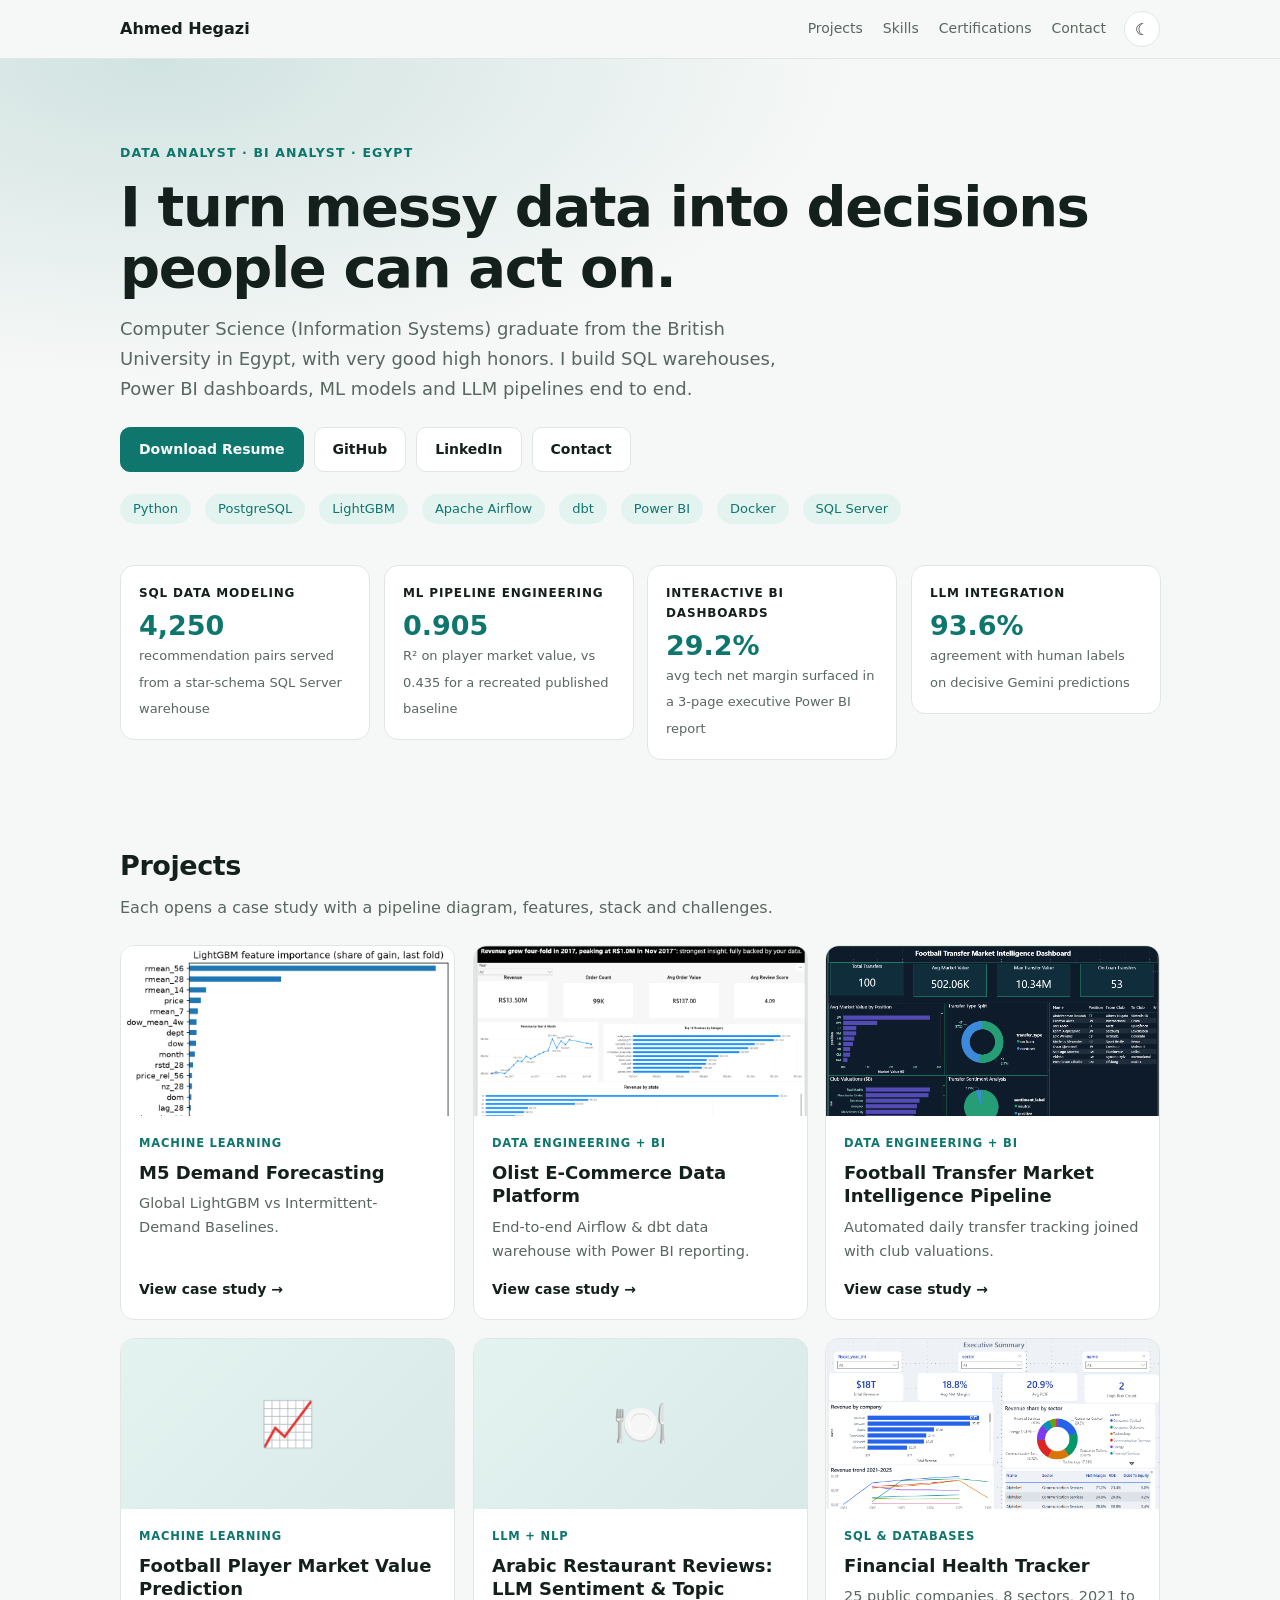
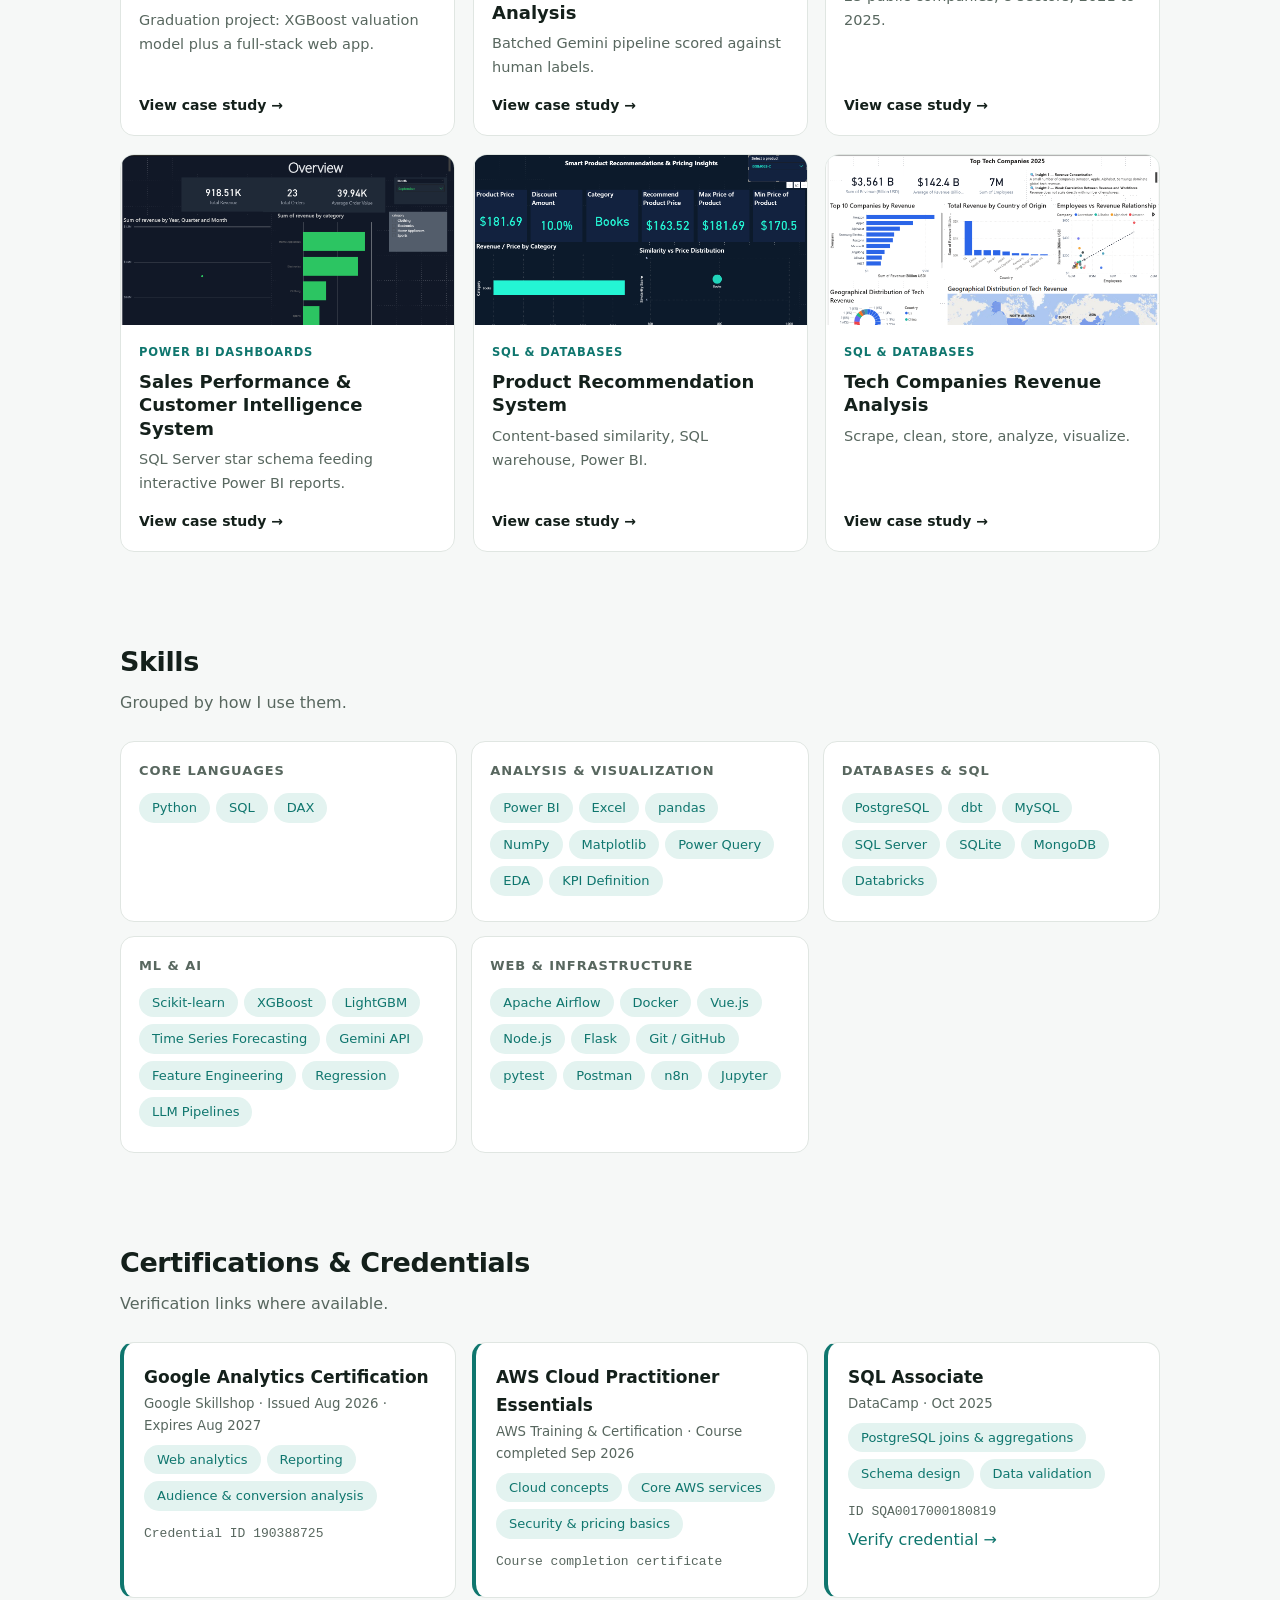
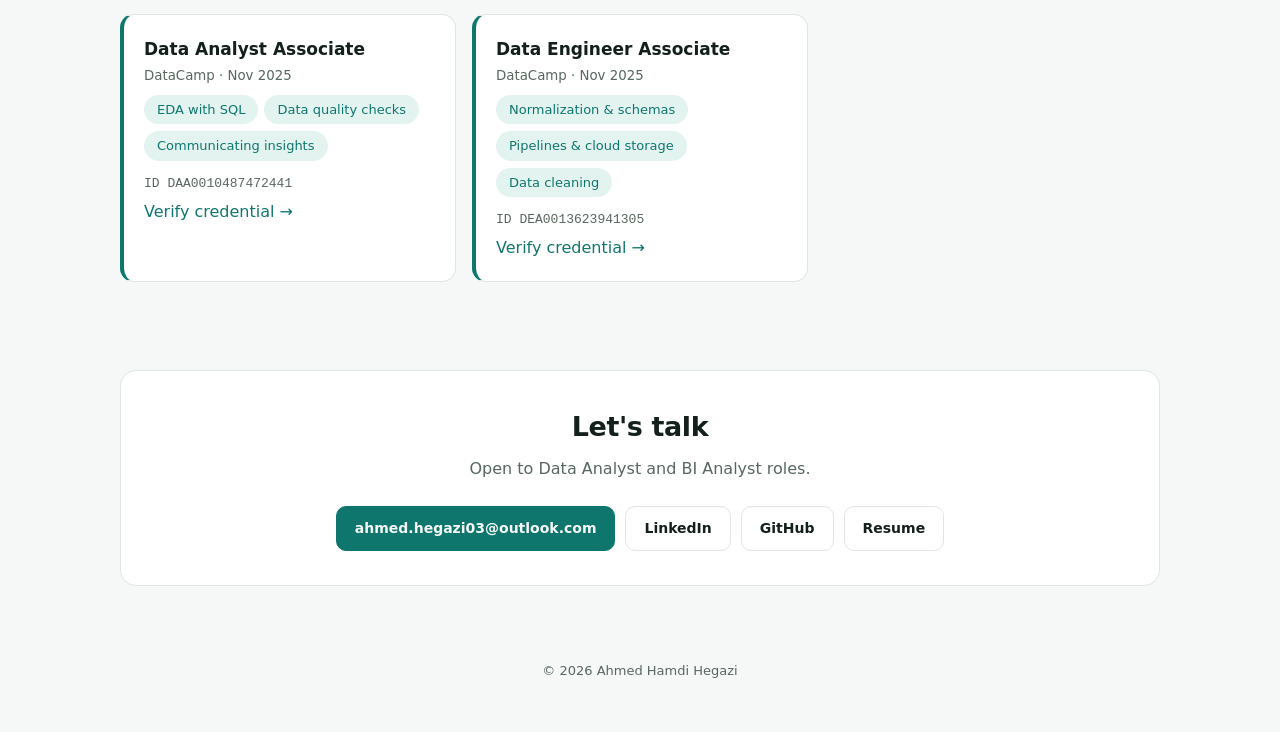
<file: index.html>
<!DOCTYPE html><html lang="en"><head><meta charset="utf-8"><meta name="viewport" content="width=device-width,initial-scale=1">
<title>Ahmed Hamdi Hegazi | Data Analyst</title><meta name="description" content="Data Analyst portfolio: SQL, Power BI, Python, machine learning and LLM projects.">
<script>(function(){var t;try{t=localStorage.getItem("t")}catch(e){}if(!t){var m=(window.name||"").match(/theme:(dark|light)/);t=m&&m[1]}if(t)document.documentElement.dataset.theme=t})()</script><link rel="stylesheet" href="style.css"></head><body>
<nav><div class="w"><b>Ahmed Hegazi</b><div><a href="#projects">Projects</a><a href="#skills">Skills</a><a href="#certs">Certifications</a><a href="#contact">Contact</a><button id="tg" aria-label="Toggle theme">☾</button></div></div></nav>
<header class="hero"><div class="w"><span class="eye">Data Analyst · BI Analyst · Egypt</span>
<h1>I turn messy data into decisions people can act on.</h1>
<p class="lead">Computer Science (Information Systems) graduate from the British University in Egypt, with very good high honors. I build SQL warehouses, Power BI dashboards, ML models and LLM pipelines end to end.</p>
<div class="row"><a class="btn p" href="assets/resume.pdf" download>Download Resume</a><a class="btn" href="https://github.com/AHAH000">GitHub</a><a class="btn" href="https://www.linkedin.com/in/ahmed-hamdi-hegazi/">LinkedIn</a><a class="btn" href="#contact">Contact</a></div>
<div class="strip" id="strip"></div><div class="hl" id="hl"></div></div></header>
<section id="projects"><div class="w"><h2>Projects</h2><p class="sub">Each opens a case study with a pipeline diagram, features, stack and challenges.</p><div class="grid" id="g"></div></div></section>
<section id="skills"><div class="w"><h2>Skills</h2><p class="sub">Grouped by how I use them.</p><div class="sk" id="sk"></div></div></section>
<section id="certs"><div class="w"><h2>Certifications & Credentials</h2><p class="sub">Verification links where available.</p><div class="certs" id="c"></div></div></section>
<section id="contact"><div class="w"><div class="ct rv"><h2>Let's talk</h2><p class="sub">Open to Data Analyst and BI Analyst roles.</p><div class="row"><a class="btn p" href="mailto:ahmed.hegazi03@outlook.com">ahmed.hegazi03@outlook.com</a><a class="btn" href="https://www.linkedin.com/in/ahmed-hamdi-hegazi/">LinkedIn</a><a class="btn" href="https://github.com/AHAH000">GitHub</a><a class="btn" href="assets/resume.pdf" download>Resume</a></div></div></div></section>
<footer>© 2026 Ahmed Hamdi Hegazi</footer>
<script src="data.js"></script><script>
strip.innerHTML=["Python","PostgreSQL","LightGBM","Apache Airflow","dbt","Power BI","Docker","SQL Server"].map(bd).join("");hl.innerHTML=HL.map((h,k)=>`<div class="rv" style="--d:${k*80}ms"><a class="hlc" href="project.html?p=${h[3]}"><small>${h[0]}</small>${cnt(h[1])}<span>${h[2]}</span></a></div>`).join("");
g.innerHTML=P.map((p,k)=>`<div class="rv" style="--d:${(k%3)*80}ms"><a class="card" href="project.html?p=${p.s}"><div class="th">${p.im[0]?`<img src="assets/${p.im[0]}" alt="" loading="lazy">`:p.ic}</div><div class="cb"><span class="tag">${p.cat}</span><h3>${p.t}</h3><p>${p.tag}</p><span class="more">View case study →</span></div></a></div>`).join("");
sk.innerHTML=SK.map((s,k)=>`<div class="rv" style="--d:${k*70}ms"><h3>${s[0]}</h3>${s[1].map(bd).join("")}</div>`).join("");
c.innerHTML=C.map((x,k)=>`<div class="cert rv" style="--d:${k*70}ms"><h3>${x.t}</h3><small>${x.o} · ${x.d}</small><div>${x.sk.map(s=>`<span class="chip">${s}</span>`).join("")}</div><div class="id">${x.id}</div>${x.u?`<a href="${x.u}">Verify credential →</a>`:""}</div>`).join("");
init();</script></body></html>
</file>
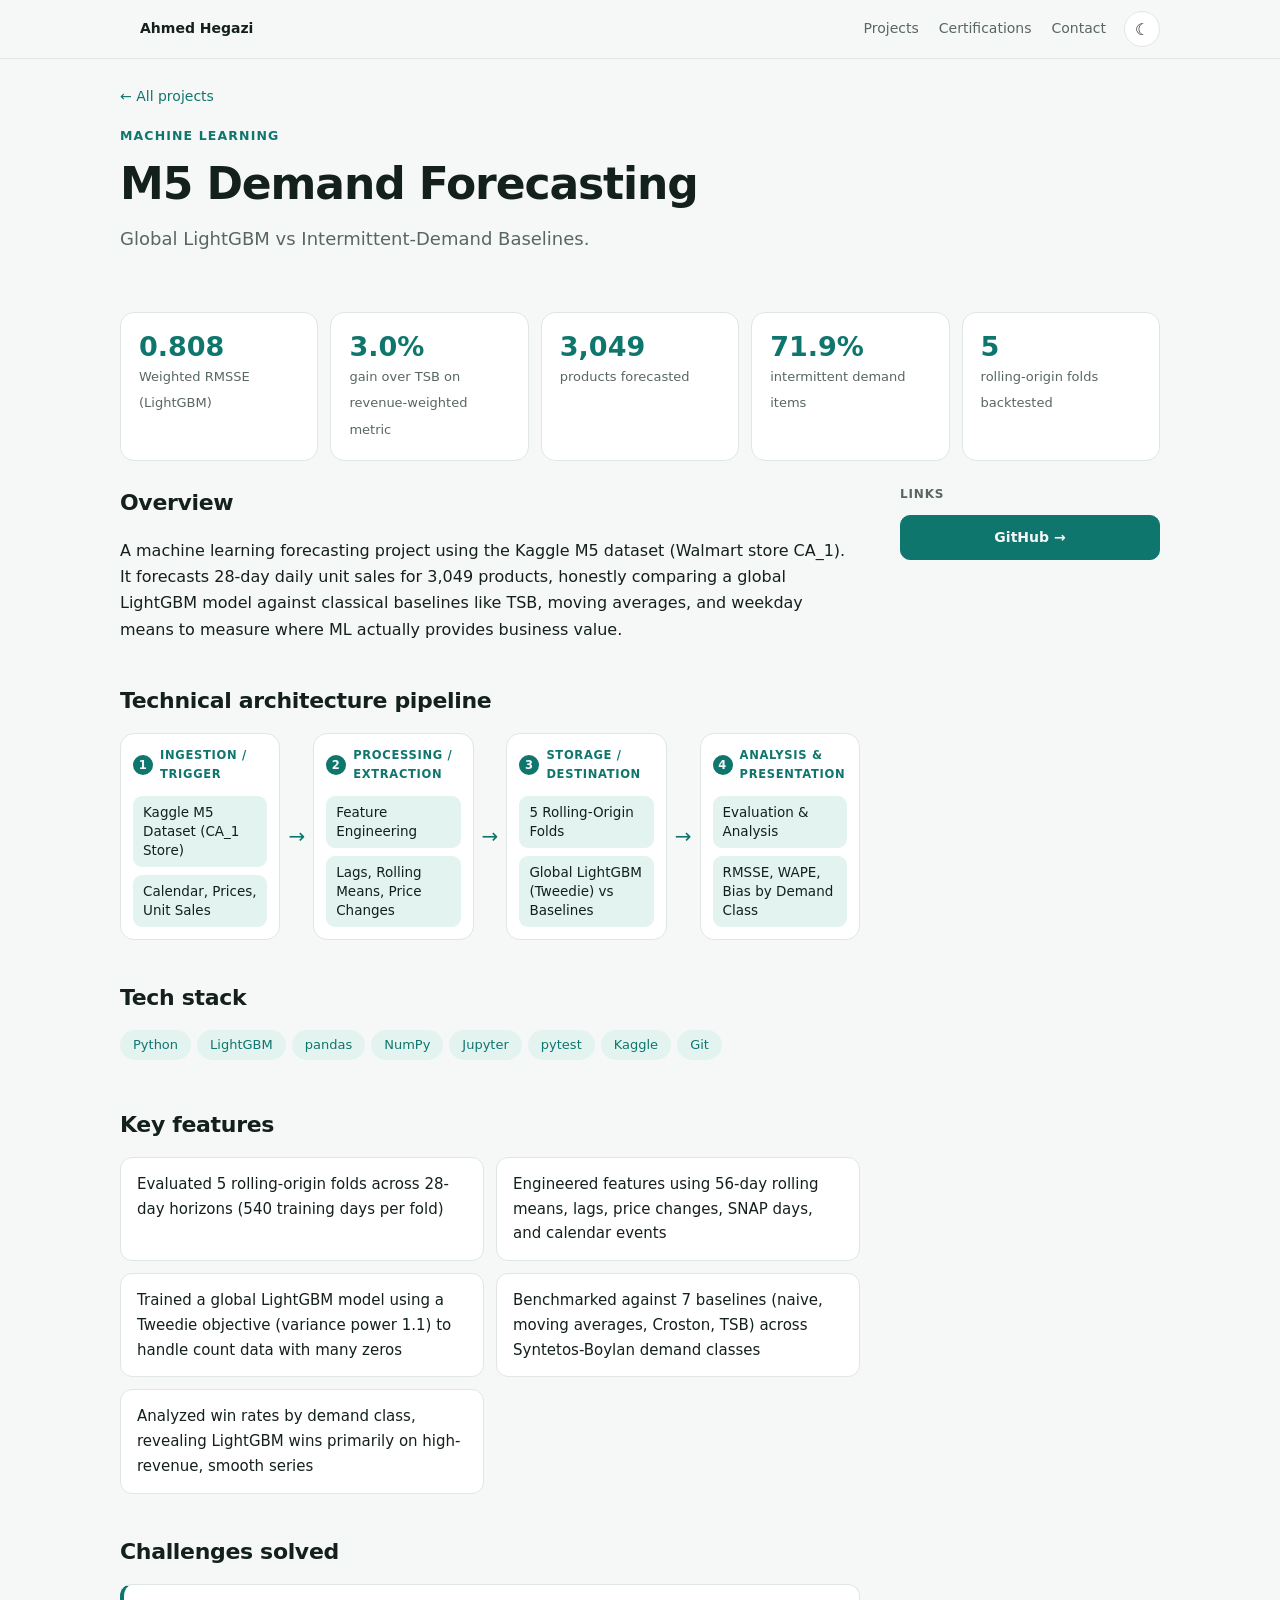
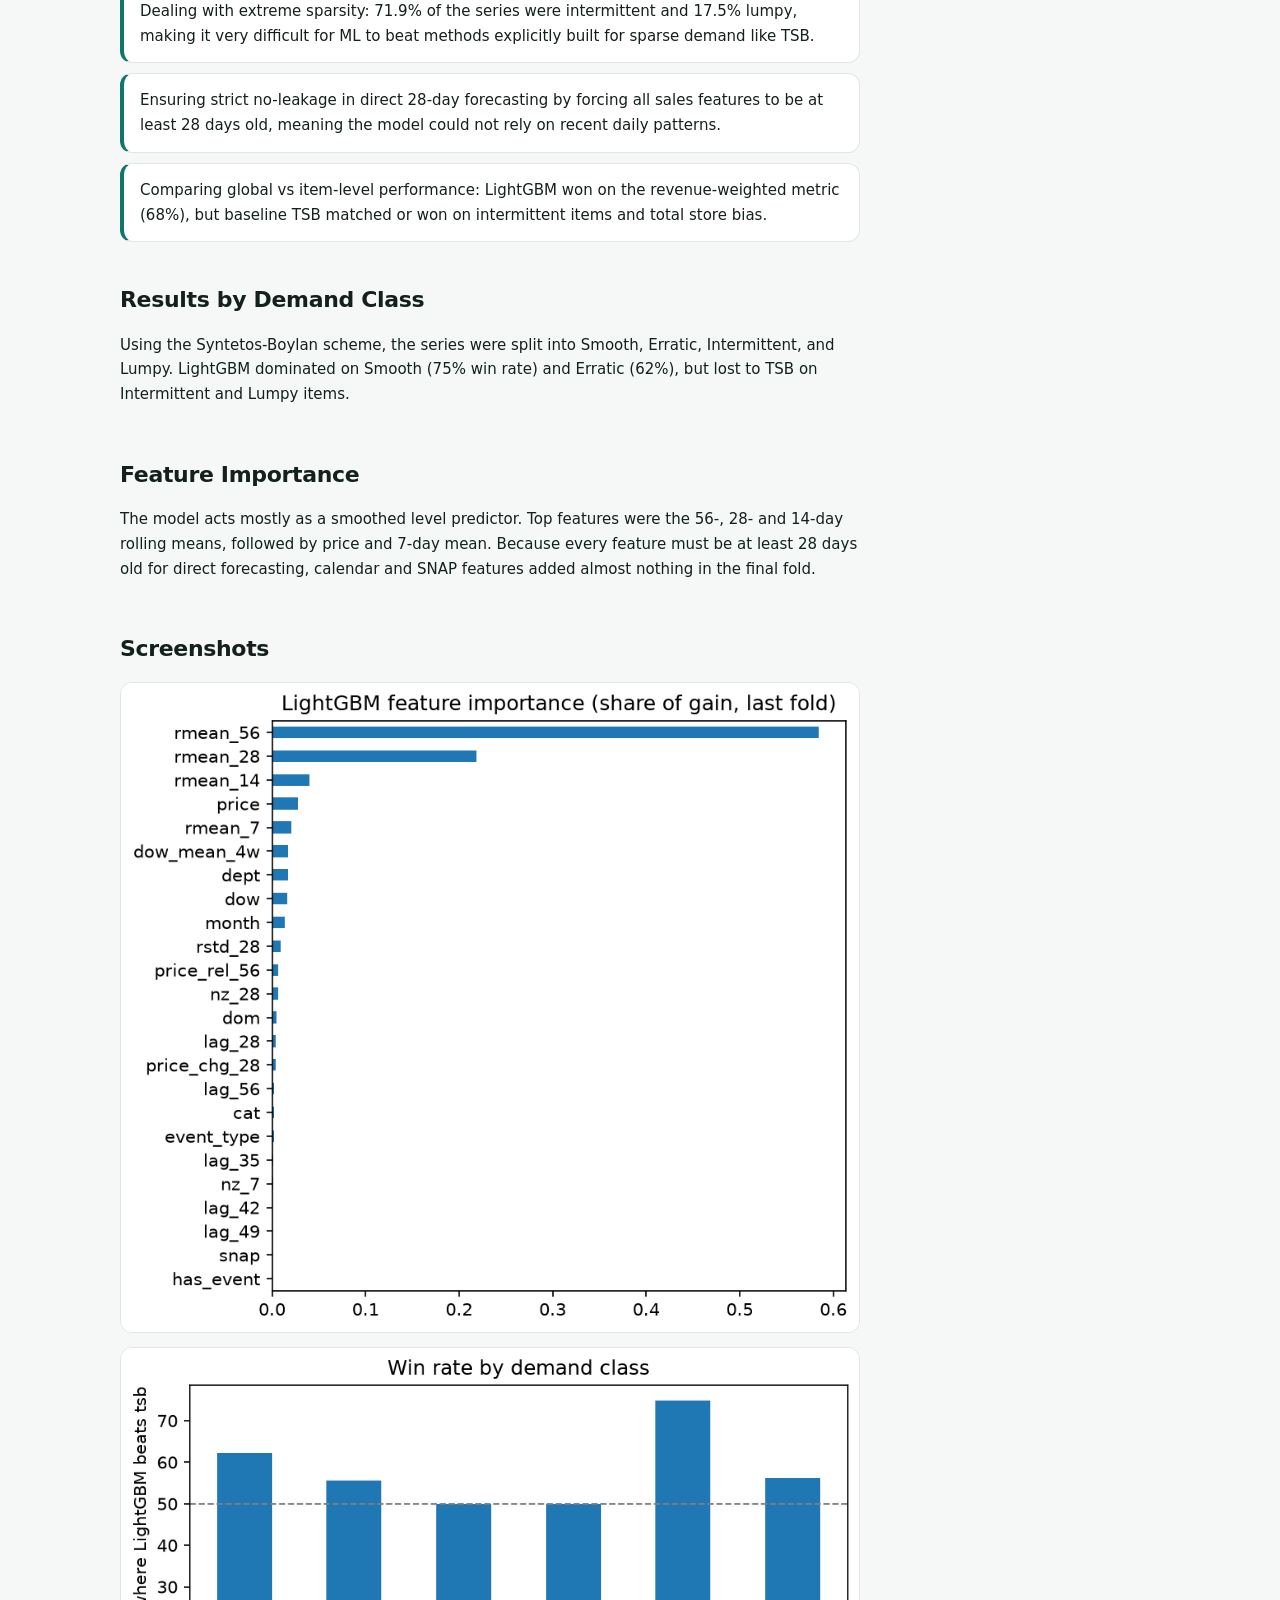
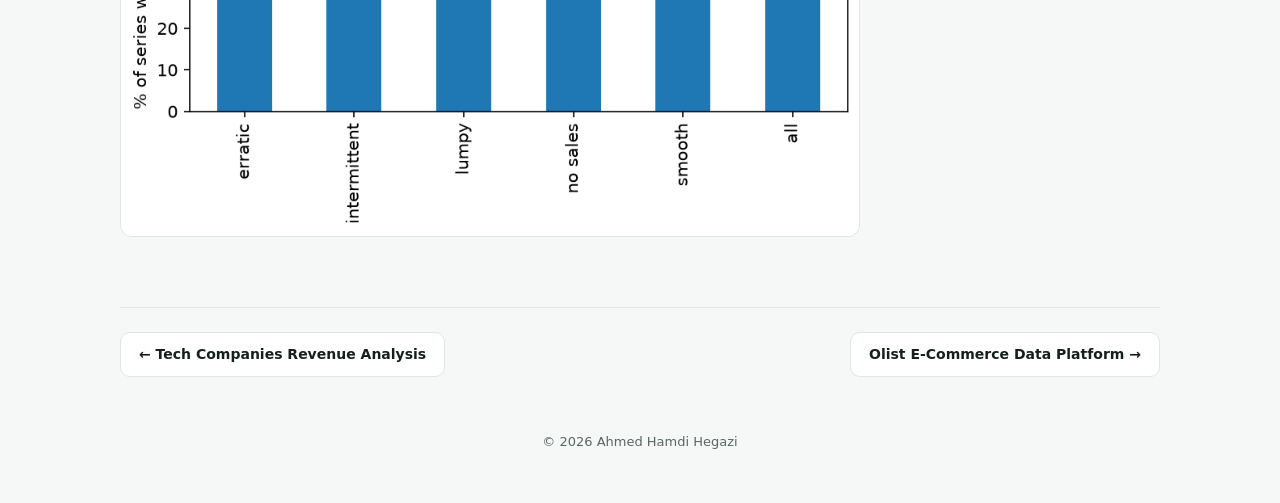
<file: project.html>
<!DOCTYPE html><html lang="en"><head><meta charset="utf-8"><meta name="viewport" content="width=device-width,initial-scale=1">
<title>Project | Ahmed Hamdi Hegazi</title><script>(function(){var t;try{t=localStorage.getItem("t")}catch(e){}if(!t){var m=(window.name||"").match(/theme:(dark|light)/);t=m&&m[1]}if(t)document.documentElement.dataset.theme=t})()</script><link rel="stylesheet" href="style.css"></head><body>
<nav><div class="w"><a href="index.html"><b style="color:var(--ink)">Ahmed Hegazi</b></a><div><a href="index.html#projects">Projects</a><a href="index.html#certs">Certifications</a><a href="index.html#contact">Contact</a><button id="tg" aria-label="Toggle theme">☾</button></div></div></nav>
<main class="w" id="m"></main><footer>© 2026 Ahmed Hamdi Hegazi</footer>
<script src="data.js"></script><script>
const q=new URLSearchParams(location.search).get("p");let i=P.findIndex(x=>x.s===q);if(i<0)i=0;const p=P[i],pv=P[(i+P.length-1)%P.length],nx=P[(i+1)%P.length];
document.title=p.t+" | Ahmed Hamdi Hegazi";
const B=(t,h)=>`<div class="blk rv"><h2>${t}</h2>${h}</div>`;
m.innerHTML=`<div class="crumb"><a href="index.html#projects">← All projects</a></div>
<div class="ph"><span class="eye">${p.cat}</span><h1>${p.t}</h1><p class="lead">${p.tag}</p></div>
<div class="mx">${p.m.map((x,k)=>`<div class="st rv" style="--d:${k*70}ms">${cnt(x[0])}<span>${x[1]}</span></div>`).join("")}</div>
<div class="pg"><div>
${B("Overview",`<p>${p.ov}</p>`)}
${B("Technical architecture pipeline",`<div class="pipe">${p.ar.map((n,k)=>`<div class="stg"><h4><i>${k+1}</i>${STG[k]}</h4>${n.map(x=>`<div class="nd">${x}</div>`).join("")}</div>`).join('<div class="arw">→</div>')}</div>`)}
${B("Tech stack",`<div>${p.st.map(bd).join("")}</div>`)}
${B("Key features",`<div class="ft">${p.f.map(x=>`<div>${x}</div>`).join("")}</div>`)}
${B("Challenges solved",`<div class="ch">${p.c.map(x=>`<div>${x}</div>`).join("")}</div>`)}
${p.x.map(x=>B(x[0],`<div class="xb">${x[1]}</div>`)).join("")}
${p.im.length?B("Screenshots",`<div class="shots">${p.im.map(x=>`<a href="assets/${x}" target="_blank"><img src="assets/${x}" alt="${p.t} screenshot" loading="lazy"></a>`).join("")}</div>`):""}
</div><aside class="side"><h4>Links</h4>${p.l.map((x,k)=>`<a class="btn ${k?"":"p"}" href="${x[1]}">${x[0]} →</a>`).join("")}</aside></div>
<div class="pn"><a class="btn" href="project.html?p=${pv.s}">← ${pv.t}</a><a class="btn" href="project.html?p=${nx.s}">${nx.t} →</a></div>`;
init();</script></body></html>
</file>
<file: style.css>
:root{--bg:#f6f8f7;--card:#fff;--ink:#14201b;--mute:#58675f;--line:#e0e6e2;--acc:#0f766e;--acc2:#e3f3f0;--glow:rgba(15,118,110,.16)}
@media (prefers-color-scheme:dark){:root:not([data-theme=light]){--bg:#0b110e;--card:#131c17;--ink:#e8efeb;--mute:#93a39a;--line:#233029;--acc:#4fd1c0;--acc2:#143029;--glow:rgba(79,209,192,.18)}}
:root[data-theme=dark]{--bg:#0b110e;--card:#131c17;--ink:#e8efeb;--mute:#93a39a;--line:#233029;--acc:#4fd1c0;--acc2:#143029;--glow:rgba(79,209,192,.18)}
*{box-sizing:border-box}html{scroll-behavior:smooth}
body{margin:0;background:var(--bg);color:var(--ink);font:16px/1.65 system-ui,-apple-system,"Segoe UI",Roboto,sans-serif;transition:background .3s,color .3s}
a{color:var(--acc);text-decoration:none}img{max-width:100%}
.w{max-width:1080px;margin:0 auto;padding:0 20px}
nav{position:sticky;top:0;z-index:5;background:color-mix(in srgb,var(--bg) 85%,transparent);backdrop-filter:blur(10px);border-bottom:1px solid var(--line)}
nav .w{display:flex;justify-content:space-between;align-items:center;height:58px}nav b{color:var(--ink)}
nav div{display:flex;align-items:center}nav div a{margin-left:20px;color:var(--mute);font-size:14px;transition:color .2s}nav div a:hover{color:var(--acc)}
#tg{margin-left:18px;border:1px solid var(--line);background:var(--card);color:var(--ink);border-radius:999px;width:36px;height:36px;cursor:pointer;font-size:16px;transition:transform .2s,box-shadow .2s}#tg:hover{box-shadow:0 0 0 4px var(--glow)}#tg:active{transform:scale(.92)}
.hero{padding:80px 0 40px;background:radial-gradient(700px 320px at 12% 0,var(--glow),transparent)}
.eye{color:var(--acc);font-weight:700;letter-spacing:.09em;text-transform:uppercase;font-size:12.5px}
h1{font-size:clamp(32px,6vw,56px);line-height:1.08;margin:12px 0 16px;letter-spacing:-.025em}
.lead{max-width:660px;color:var(--mute);font-size:18px;margin:0 0 24px}
.row{display:flex;flex-wrap:wrap;gap:10px}
.btn{padding:10px 18px;border-radius:10px;border:1px solid var(--line);background:var(--card);color:var(--ink);font-weight:600;font-size:14px;transition:transform .15s,border-color .2s,box-shadow .2s}
.btn:hover{transform:translateY(-2px);border-color:var(--acc);box-shadow:0 6px 18px var(--glow)}.btn:active{transform:scale(.96)}.btn.p{background:var(--acc);border-color:var(--acc);color:var(--bg)}
section{padding:44px 0}h2{font-size:27px;margin:0 0 6px;letter-spacing:-.015em}.sub{color:var(--mute);margin:0 0 24px}
.hl{display:grid;grid-template-columns:repeat(auto-fit,minmax(230px,1fr));gap:14px;margin-top:34px}
.st,.hlc{background:var(--card);border:1px solid var(--line);border-radius:14px;padding:18px;display:block;color:var(--ink)}.st b,.hlc b{display:block;font-size:27px;color:var(--acc);line-height:1.2}.st span,.hlc span{color:var(--mute);font-size:13px}
.hlc small{display:block;font-weight:700;font-size:12px;letter-spacing:.07em;text-transform:uppercase;margin-bottom:6px}
.strip{display:flex;flex-wrap:wrap;gap:8px;margin-top:22px}
.chip{display:inline-flex;align-items:center;gap:7px;background:var(--acc2);color:var(--acc);border:1px solid transparent;border-radius:999px;padding:3px 12px 3px 6px;font-size:13px;margin:0 6px 7px 0;font-weight:500;transition:transform .2s,border-color .2s,box-shadow .2s}
.chip:hover{transform:translateY(-2px);border-color:var(--acc);box-shadow:0 0 14px var(--glow)}.chip img{width:18px;height:18px;background:#fff;border-radius:5px;padding:2px}.chip:not(:has(img)){padding-left:12px}
.grid{display:grid;grid-template-columns:repeat(auto-fill,minmax(320px,1fr));gap:18px}
.card,.hlc{transition:transform .15s ease-out,border-color .25s,box-shadow .25s;transform:perspective(800px) rotateX(var(--rx,0deg)) rotateY(var(--ry,0deg)) translateY(var(--ty,0))}
.card{background:var(--card);border:1px solid var(--line);border-radius:14px;overflow:hidden;display:flex;flex-direction:column;color:var(--ink);height:100%}
.card:hover,.hlc:hover{--ty:-4px;border-color:var(--acc);box-shadow:0 14px 34px var(--glow);background:radial-gradient(320px circle at var(--mx,50%) var(--my,0),var(--glow),transparent 65%),var(--card)}
.th{height:170px;background:linear-gradient(135deg,var(--acc2),var(--glow));overflow:hidden;display:flex;align-items:center;justify-content:center;font-size:44px}
.th img{width:100%;height:100%;object-fit:cover;object-position:top;transition:transform .4s}.card:hover .th img{transform:scale(1.05)}
.cb{padding:18px;display:flex;flex-direction:column;gap:8px;flex:1}.cb h3{margin:0;font-size:18px;line-height:1.3}.cb p{margin:0;color:var(--mute);font-size:14.5px}
.tag{font-size:11.5px;color:var(--acc);font-weight:700;text-transform:uppercase;letter-spacing:.07em}.more{margin-top:auto;font-weight:600;font-size:14px;padding-top:6px}
.sk{display:grid;grid-template-columns:repeat(auto-fit,minmax(310px,1fr));gap:14px}.sk>div{background:var(--card);border:1px solid var(--line);border-radius:14px;padding:18px;transition:border-color .25s,box-shadow .25s}.sk>div:hover{border-color:var(--acc);box-shadow:0 8px 24px var(--glow)}.sk h3{margin:0 0 12px;font-size:13px;text-transform:uppercase;letter-spacing:.07em;color:var(--mute)}
.certs{display:grid;grid-template-columns:repeat(auto-fit,minmax(310px,1fr));gap:16px}
.cert{background:var(--card);border:1px solid var(--line);border-radius:14px;padding:20px;border-left:4px solid var(--acc);transition:box-shadow .25s}.cert:hover{box-shadow:0 10px 26px var(--glow)}.cert h3{margin:0;font-size:17px}
.cert small{display:block;color:var(--mute);margin:2px 0 8px}.cert .id{font:13px ui-monospace,Consolas,monospace;color:var(--mute);margin:8px 0}
.ct{background:var(--card);border:1px solid var(--line);border-radius:16px;padding:34px;text-align:center}.ct .row{justify-content:center}
footer{padding:30px 0 50px;text-align:center;color:var(--mute);font-size:13px}
.crumb{padding:26px 0 0;font-size:14px}.ph{padding:14px 0 10px}.ph h1{font-size:clamp(28px,5vw,44px)}
.mx{display:grid;grid-template-columns:repeat(auto-fit,minmax(140px,1fr));gap:12px;margin:24px 0}
.pg{display:grid;grid-template-columns:1fr 260px;gap:40px;padding-bottom:30px}.side{position:sticky;top:78px;align-self:start}.side h4{margin:0 0 10px;font-size:12px;text-transform:uppercase;letter-spacing:.07em;color:var(--mute)}.side .btn{display:block;text-align:center;margin-bottom:8px}
.blk{margin-bottom:40px}.blk h2{font-size:22px;margin-bottom:14px}
.ft{display:grid;grid-template-columns:repeat(auto-fit,minmax(250px,1fr));gap:12px}.ft div,.ch div{background:var(--card);border:1px solid var(--line);border-radius:12px;padding:14px 16px;font-size:15px;transition:border-color .2s,transform .2s}.ft div:hover{border-color:var(--acc);transform:translateY(-2px)}
.ch{display:grid;gap:10px}.ch div{border-left:4px solid var(--acc)}
.pipe{display:grid;grid-template-columns:1fr auto 1fr auto 1fr auto 1fr;gap:8px;align-items:stretch}.arw{display:flex;align-items:center;color:var(--acc);font-size:20px}
.stg{background:var(--card);border:1px solid var(--line);border-radius:14px;padding:12px;display:flex;flex-direction:column;gap:8px}.stg h4{margin:0 0 4px;font-size:11.5px;text-transform:uppercase;letter-spacing:.06em;color:var(--acc);display:flex;gap:7px;align-items:center}.stg h4 i{font-style:normal;background:var(--acc);color:var(--bg);border-radius:50%;width:20px;height:20px;display:grid;place-items:center;flex:none}
.nd{background:var(--acc2);border-radius:9px;padding:7px 10px;font-size:13.5px;line-height:1.4}
.xb{overflow-x:auto;font-size:15px}.xb table{border-collapse:collapse;width:100%;font-size:14.5px}.xb th,.xb td{padding:8px 10px;border-bottom:1px solid var(--line);text-align:left}.xb pre{background:var(--card);border:1px solid var(--line);border-radius:10px;padding:14px;font-size:13px;margin:0}.xb ul,.xb ol{padding-left:20px;margin:0}.xb p{margin:0 0 10px}
.shots img{border:1px solid var(--line);border-radius:12px;margin-bottom:14px;display:block;transition:transform .25s}.shots img:hover{transform:scale(1.01)}
.pn{display:flex;justify-content:space-between;gap:12px;border-top:1px solid var(--line);padding:24px 0;flex-wrap:wrap}
.rv{opacity:0;transform:translateY(16px);transition:opacity .6s,transform .6s;transition-delay:var(--d,0ms)}.rv.in{opacity:1;transform:none}
@media (prefers-reduced-motion:reduce){.rv{opacity:1;transform:none;transition:none}*{scroll-behavior:auto!important}.card,.hlc{transform:none!important}}
@media (max-width:860px){.pg{grid-template-columns:1fr}.side{position:static;order:-1}.pipe{grid-template-columns:1fr}.arw{justify-content:center;transform:rotate(90deg)}}
@media (max-width:600px){nav div a:nth-child(n+3){display:none}.grid{grid-template-columns:1fr}.hero{padding-top:52px}}
</file>
